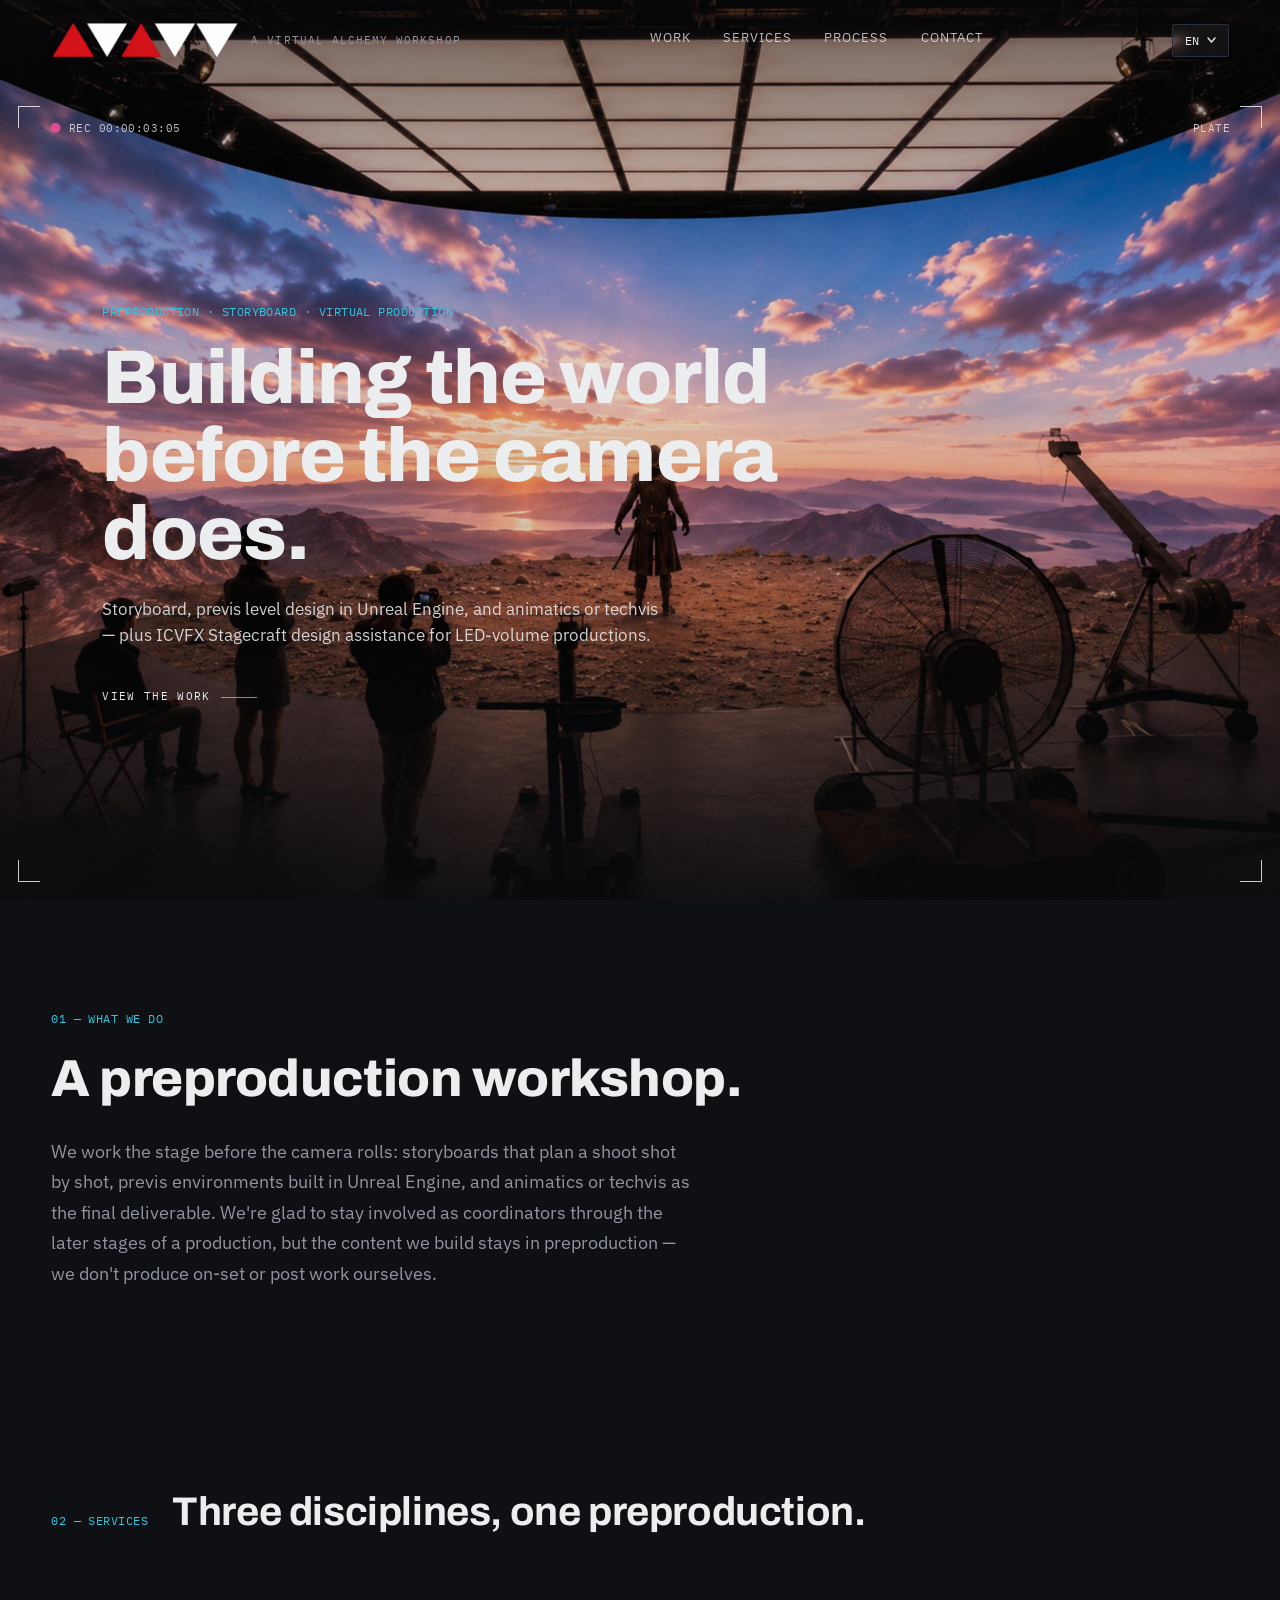
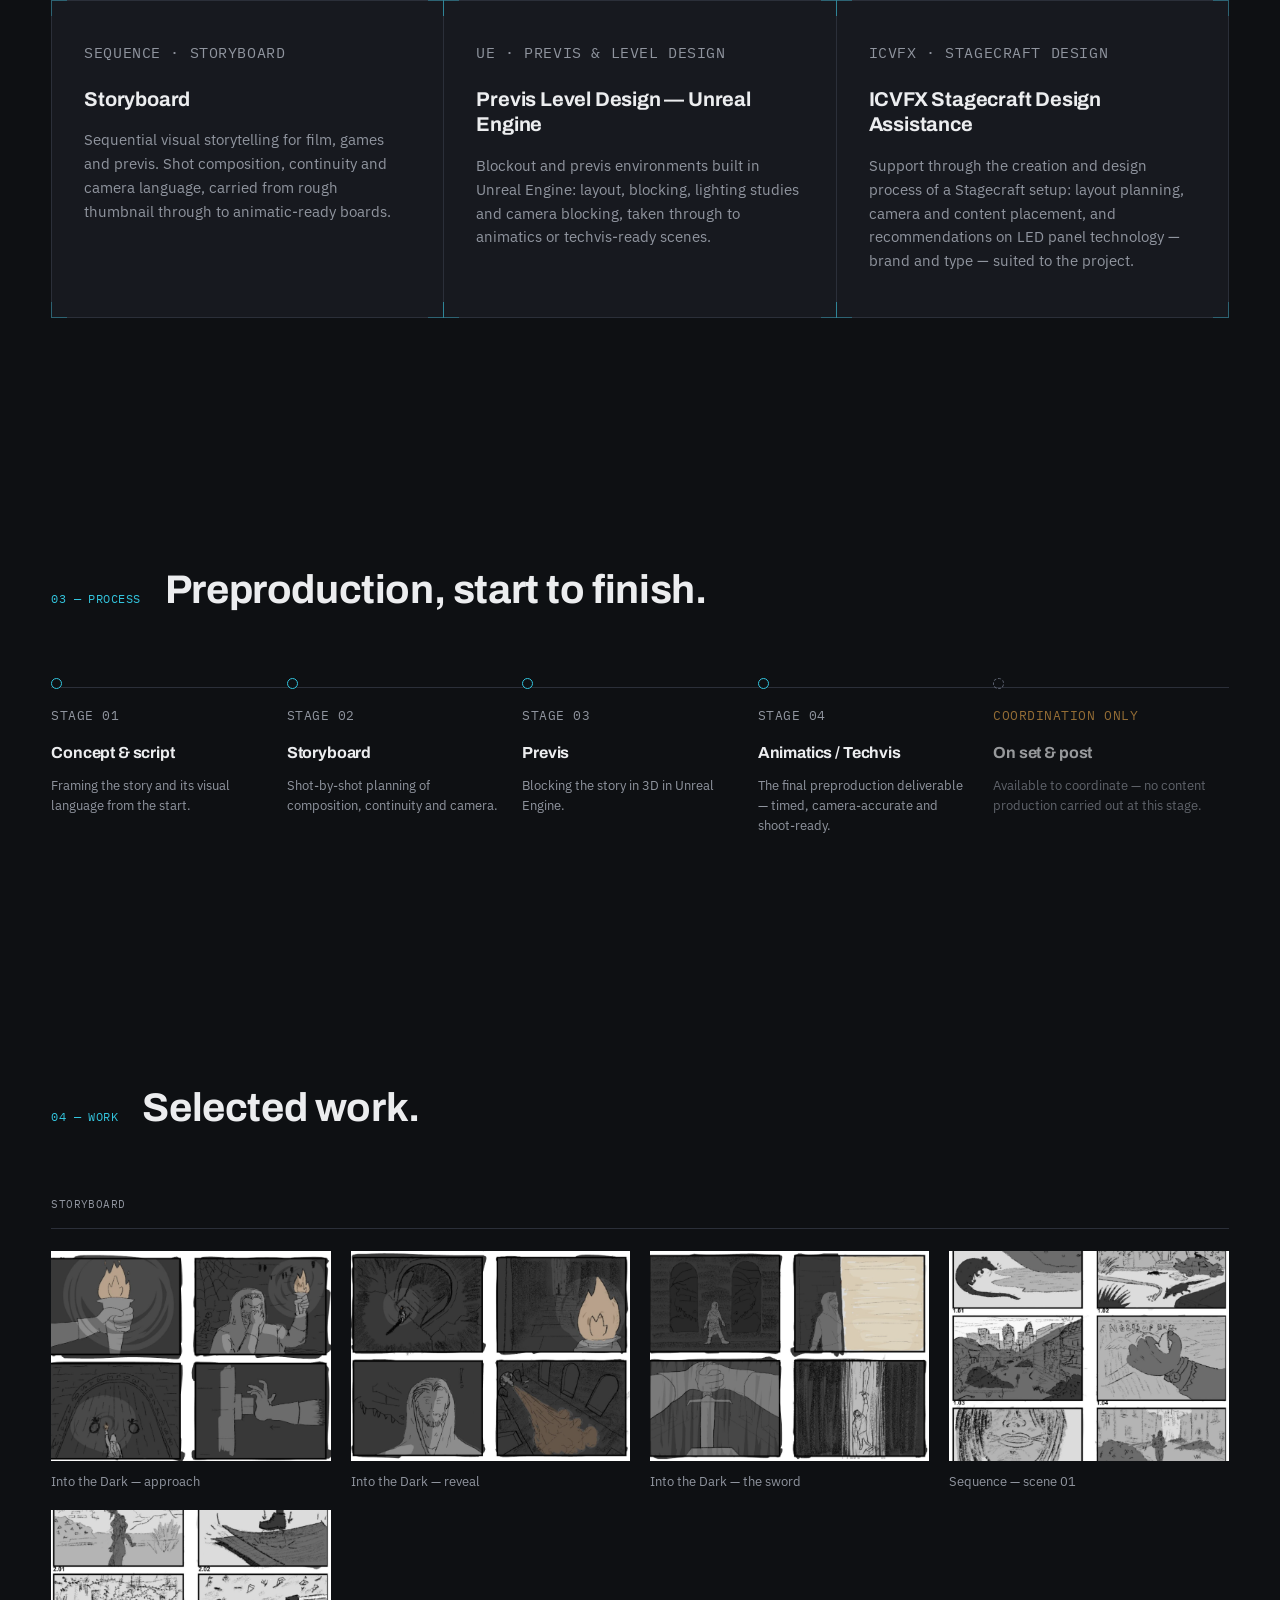
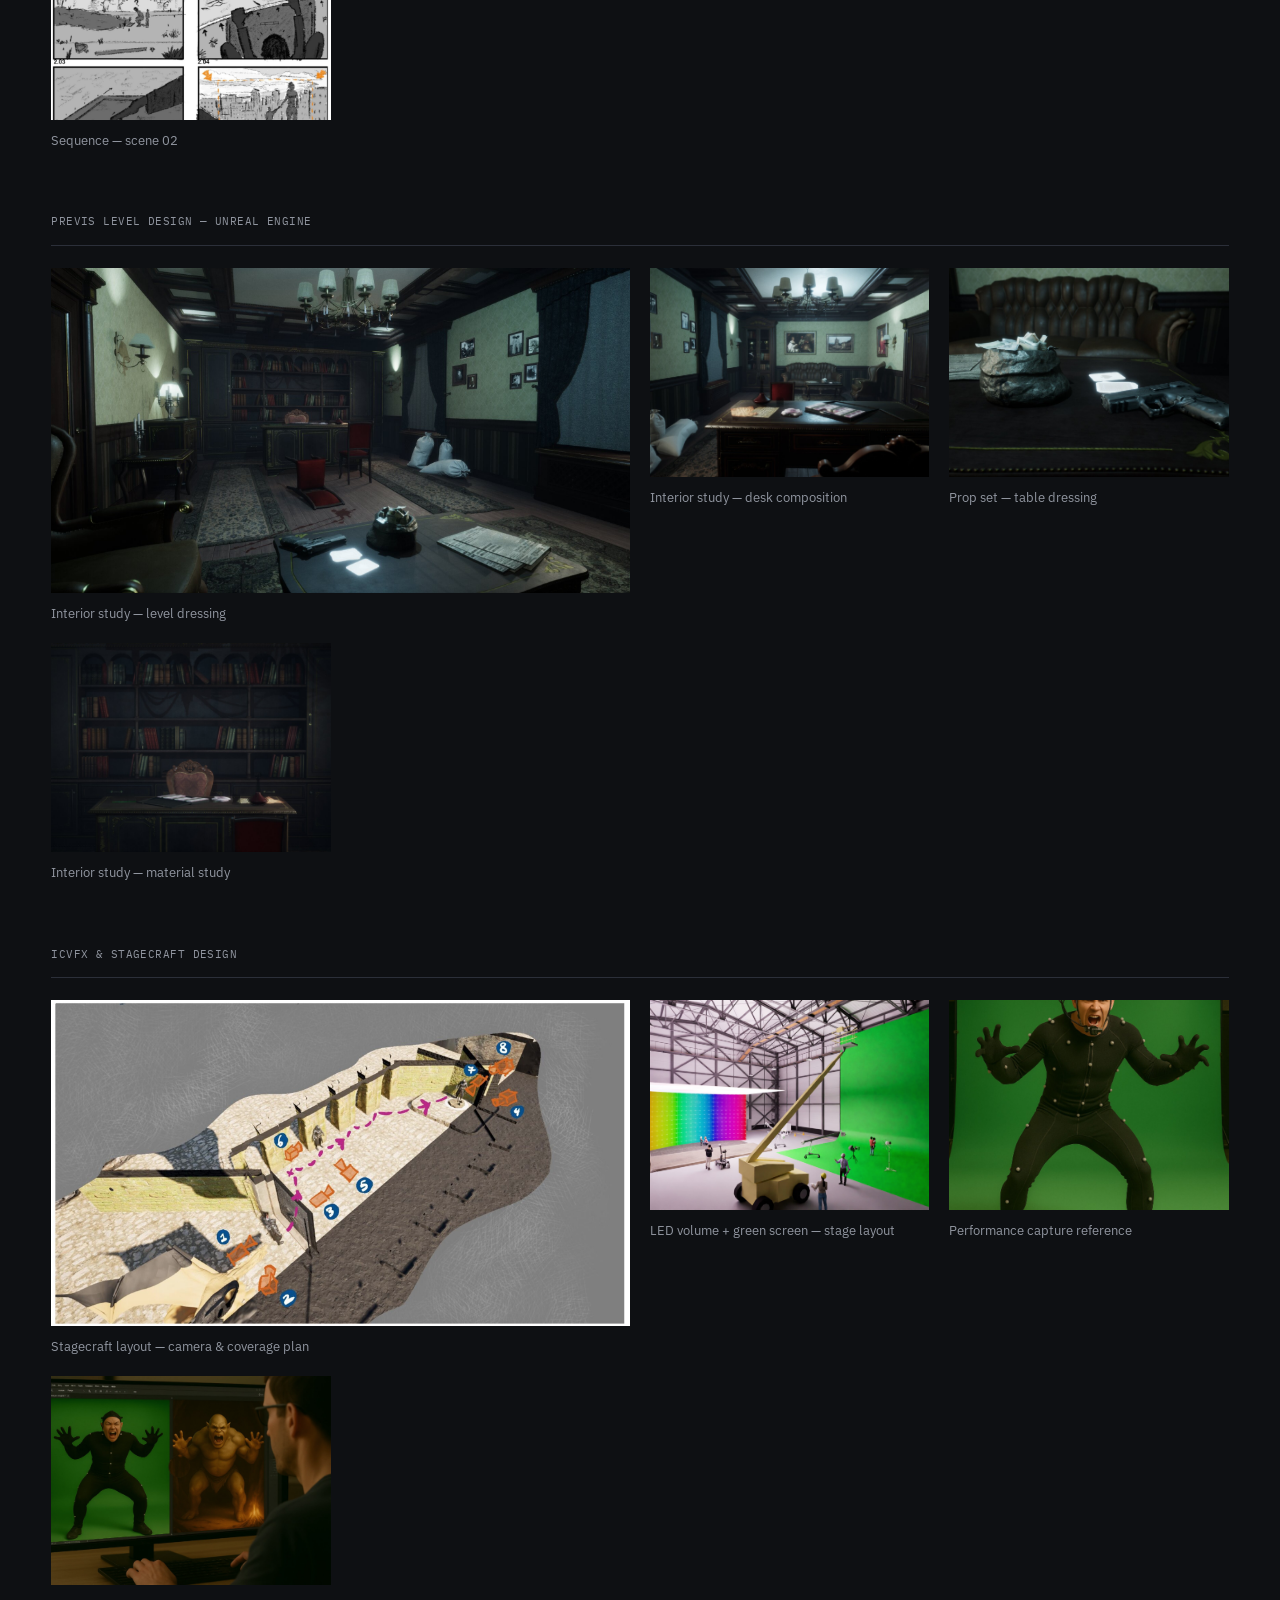
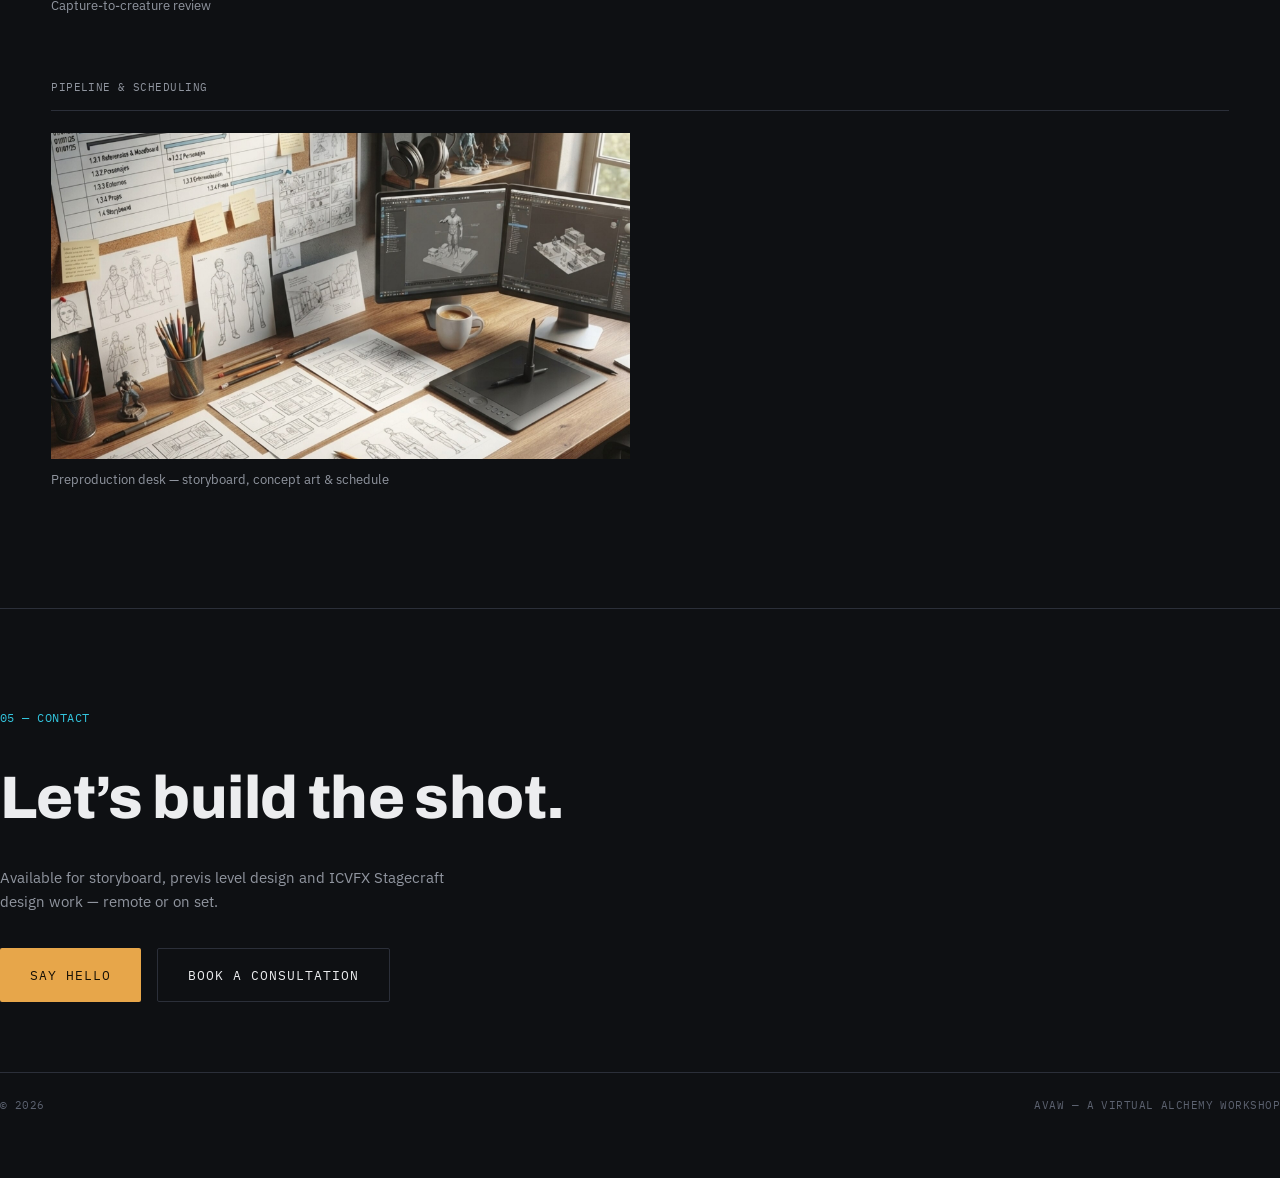
<file: index.html>
<!DOCTYPE html>
<html lang="en">
<head>
<meta charset="UTF-8">
<meta name="viewport" content="width=device-width, initial-scale=1.0">
<title>A Virtual Alchemy Workshop</title>
<meta name="description" content="Preproduction services for film, games and virtual production: storyboard, previs level design in Unreal Engine, animatics/techvis, and ICVFX Stagecraft design assistance.">
<link rel="icon" type="image/png" href="images/favicon.png">

<link rel="preconnect" href="https://fonts.googleapis.com">
<link rel="preconnect" href="https://fonts.gstatic.com" crossorigin>
<link href="https://fonts.googleapis.com/css2?family=Archivo:wght@600;700;800;900&family=IBM+Plex+Sans:wght@400;500;600&family=IBM+Plex+Mono:wght@400;500&family=Noto+Sans+KR:wght@400;500;700&family=Noto+Sans+JP:wght@400;500;700&family=Noto+Sans+SC:wght@400;500;700&display=swap" rel="stylesheet">

<link rel="stylesheet" href="styles.css">
</head>
<body>

<!-- ============ HEADER ============ -->
<header class="site-header">
  <a class="wordmark" href="#top">
    <img class="wordmark-logo" src="images/avaw-icon.png" alt="AVAW">
    <span class="wordmark-tag mono">A VIRTUAL ALCHEMY WORKSHOP</span>
  </a>

  <nav class="site-nav">
    <a href="#work" data-i18n="nav.work">Work</a>
    <a href="#services" data-i18n="nav.services">Services</a>
    <a href="#process" data-i18n="nav.process">Process</a>
    <a href="#contact" data-i18n="nav.contact">Contact</a>
  </nav>

  <div class="lang-switch">
    <button class="lang-current mono" id="langButton" aria-haspopup="listbox" aria-expanded="false">
      <span id="langButtonLabel">EN</span>
      <svg width="9" height="6" viewBox="0 0 9 6" fill="none"><path d="M1 1L4.5 5L8 1" stroke="currentColor" stroke-width="1.4" stroke-linecap="round" stroke-linejoin="round"/></svg>
    </button>
    <ul class="lang-menu mono" id="langMenu" role="listbox">
      <li role="option" data-lang="en">English <span class="lang-native">EN</span></li>
      <li role="option" data-lang="es">Español <span class="lang-native">ES</span></li>
      <li role="option" data-lang="de">Deutsch <span class="lang-native">DE</span></li>
      <li role="option" data-lang="fr">Français <span class="lang-native">FR</span></li>
      <li role="option" data-lang="ko">한국어 <span class="lang-native">KO</span></li>
      <li role="option" data-lang="ja">日本語 <span class="lang-native">JA</span></li>
      <li role="option" data-lang="zh">中文 <span class="lang-native">ZH</span></li>
    </ul>
  </div>
</header>

<!-- ============ HERO ============ -->
<section class="hero" id="top">
  <div class="hero-frame">
    <div class="hero-img hero-img-a" style="background-image:url('images/hero-01.jpg')"></div>
    <div class="hero-img hero-img-b" style="background-image:url('images/hero-02.jpg')"></div>
    <div class="hero-scrim"></div>
  </div>

  <div class="viewfinder" aria-hidden="true">
    <span class="vf-corner vf-tl"></span>
    <span class="vf-corner vf-tr"></span>
    <span class="vf-corner vf-bl"></span>
    <span class="vf-corner vf-br"></span>
    <span class="vf-readout mono vf-readout-tl">REC <span id="recClock">00:00:00:00</span></span>
    <span class="vf-readout mono vf-readout-tr" id="stageLabel">CALIBRATION</span>
  </div>

  <div class="hero-content">
    <p class="eyebrow mono" data-i18n="hero.eyebrow">PREPRODUCTION · STORYBOARD · VIRTUAL PRODUCTION</p>
    <h1 class="hero-title" data-i18n="hero.title">Building the world<br>before the camera does.</h1>
    <p class="hero-sub" data-i18n="hero.sub">Storyboard, previs level design in Unreal Engine, and animatics or techvis — plus ICVFX Stagecraft design assistance for LED-volume productions.</p>
    <a href="#work" class="scroll-cue">
      <span class="mono" data-i18n="hero.cta">VIEW THE WORK</span>
      <span class="scroll-line"></span>
    </a>
  </div>
</section>

<!-- ============ STATEMENT ============ -->
<section class="statement">
  <p class="statement-eyebrow mono" data-i18n="statement.eyebrow">01 — WHAT WE DO</p>
  <h2 data-i18n="statement.title">A preproduction workshop.</h2>
  <p class="statement-body" data-i18n="statement.body">We work the stage before the camera rolls: storyboards that plan a shoot shot by shot, previs environments built in Unreal Engine, and animatics or techvis as the final deliverable. We're glad to stay involved as coordinators through the later stages of a production, but the content we build stays in preproduction — we don't produce on-set or post work ourselves.</p>
</section>

<!-- ============ SERVICES ============ -->
<section class="services" id="services">
  <div class="section-head">
    <p class="section-eyebrow mono" data-i18n="services.eyebrow">02 — SERVICES</p>
    <h2 data-i18n="services.title">Three disciplines, one preproduction.</h2>
  </div>

  <div class="service-grid">

    <article class="service-card frame">
      <p class="service-tag mono">SEQUENCE · STORYBOARD</p>
      <h3 data-i18n="services.card1.title">Storyboard</h3>
      <p data-i18n="services.card1.body">Sequential visual storytelling for film, games and previs. Shot composition, continuity and camera language, carried from rough thumbnail through to animatic-ready boards.</p>
    </article>

    <article class="service-card frame">
      <p class="service-tag mono">UE · PREVIS &amp; LEVEL DESIGN</p>
      <h3 data-i18n="services.card2.title">Previs Level Design — Unreal Engine</h3>
      <p data-i18n="services.card2.body">Blockout and previs environments built in Unreal Engine: layout, blocking, lighting studies and camera blocking, taken through to animatics or techvis-ready scenes.</p>
    </article>

    <article class="service-card frame">
      <p class="service-tag mono">ICVFX · STAGECRAFT DESIGN</p>
      <h3 data-i18n="services.card3.title">ICVFX Stagecraft Design Assistance</h3>
      <p data-i18n="services.card3.body">Support through the creation and design process of a Stagecraft setup: layout planning, camera and content placement, and recommendations on LED panel technology — brand and type — suited to the project.</p>
    </article>

  </div>
</section>

<!-- ============ PROCESS ============ -->
<section class="process" id="process">
  <div class="section-head">
    <p class="section-eyebrow mono" data-i18n="process.eyebrow">03 — PROCESS</p>
    <h2 data-i18n="process.title">Preproduction, start to finish.</h2>
  </div>

  <div class="pipeline">
    <div class="pipeline-step">
      <p class="pipeline-mark mono">STAGE 01</p>
      <h4 data-i18n="process.step1.title">Concept &amp; script</h4>
      <p data-i18n="process.step1.body">Framing the story and its visual language from the start.</p>
    </div>
    <div class="pipeline-step">
      <p class="pipeline-mark mono">STAGE 02</p>
      <h4 data-i18n="process.step2.title">Storyboard</h4>
      <p data-i18n="process.step2.body">Shot-by-shot planning of composition, continuity and camera.</p>
    </div>
    <div class="pipeline-step">
      <p class="pipeline-mark mono">STAGE 03</p>
      <h4 data-i18n="process.step3.title">Previs</h4>
      <p data-i18n="process.step3.body">Blocking the story in 3D in Unreal Engine.</p>
    </div>
    <div class="pipeline-step">
      <p class="pipeline-mark mono">STAGE 04</p>
      <h4 data-i18n="process.step4.title">Animatics / Techvis</h4>
      <p data-i18n="process.step4.body">The final preproduction deliverable — timed, camera-accurate and shoot-ready.</p>
    </div>
    <div class="pipeline-step pipeline-step-coord">
      <p class="pipeline-mark mono" data-i18n="process.step5.mark">COORDINATION ONLY</p>
      <h4 data-i18n="process.step5.title">On set &amp; post</h4>
      <p data-i18n="process.step5.body">Available to coordinate — no content production carried out at this stage.</p>
    </div>
  </div>
</section>

<!-- ============ WORK ============ -->
<section class="work" id="work">
  <div class="section-head">
    <p class="section-eyebrow mono" data-i18n="work.eyebrow">04 — WORK</p>
    <h2 data-i18n="work.title">Selected work.</h2>
  </div>

  <!-- Storyboard -->
  <div class="work-group">
    <p class="work-group-label mono" data-i18n="work.group.storyboard">STORYBOARD</p>
    <div class="work-grid">
      <figure class="work-item frame">
        <img src="images/storyboard-01.jpg" alt="Storyboard panels — cave approach with torchlight" loading="lazy">
        <figcaption><span data-i18n="work.sb1.title">Into the Dark — approach</span></figcaption>
      </figure>
      <figure class="work-item frame">
        <img src="images/storyboard-02.jpg" alt="Storyboard panels — reveal and pursuit" loading="lazy">
        <figcaption><span data-i18n="work.sb2.title">Into the Dark — reveal</span></figcaption>
      </figure>
      <figure class="work-item frame">
        <img src="images/storyboard-03.jpg" alt="Storyboard panels — the sword" loading="lazy">
        <figcaption><span data-i18n="work.sb3.title">Into the Dark — the sword</span></figcaption>
      </figure>
      <figure class="work-item frame">
        <img src="images/storyboard-04.jpg" alt="Storyboard panel grid — scene one, chase through the city" loading="lazy">
        <figcaption><span data-i18n="work.sb4.title">Sequence — scene 01</span></figcaption>
      </figure>
      <figure class="work-item frame">
        <img src="images/storyboard-05.jpg" alt="Storyboard panel grid — scene two, rooftop pursuit" loading="lazy">
        <figcaption><span data-i18n="work.sb5.title">Sequence — scene 02</span></figcaption>
      </figure>
    </div>
  </div>

  <!-- Level Design / Environments -->
  <div class="work-group">
    <p class="work-group-label mono" data-i18n="work.group.leveldesign">PREVIS LEVEL DESIGN — UNREAL ENGINE</p>
    <div class="work-grid">
      <figure class="work-item frame wide">
        <img src="images/env-office-full.jpg" alt="Unreal Engine interior environment, study with desk" loading="lazy">
        <figcaption><span data-i18n="work.env1.title">Interior study — level dressing</span></figcaption>
      </figure>
      <figure class="work-item frame">
        <img src="images/env-office-wide.jpg" alt="Unreal Engine interior environment, desk view" loading="lazy">
        <figcaption><span data-i18n="work.env2.title">Interior study — desk composition</span></figcaption>
      </figure>
      <figure class="work-item frame">
        <img src="images/env-props-table.jpg" alt="Unreal Engine prop set — table props" loading="lazy">
        <figcaption><span data-i18n="work.env3.title">Prop set — table dressing</span></figcaption>
      </figure>
      <figure class="work-item frame">
        <img src="images/env-bookshelf.jpg" alt="Unreal Engine interior environment, bookshelf and desk" loading="lazy">
        <figcaption><span data-i18n="work.env4.title">Interior study — material study</span></figcaption>
      </figure>
    </div>
  </div>

  <!-- Virtual Production / ICVFX -->
  <div class="work-group">
    <p class="work-group-label mono" data-i18n="work.group.vp">ICVFX &amp; STAGECRAFT DESIGN</p>
    <div class="work-grid">
      <figure class="work-item frame wide">
        <img src="images/icvfx-layout-plan.jpg" alt="Axonometric ICVFX stagecraft layout plan with camera positions" loading="lazy">
        <figcaption><span data-i18n="work.vp1.title">Stagecraft layout — camera &amp; coverage plan</span></figcaption>
      </figure>
      <figure class="work-item frame">
        <img src="images/vp-stage-wide.jpg" alt="LED volume and green screen stage layout" loading="lazy">
        <figcaption><span data-i18n="work.vp2.title">LED volume + green screen — stage layout</span></figcaption>
      </figure>
      <figure class="work-item frame">
        <img src="images/mocap-performer.jpg" alt="Performer in motion capture suit on set" loading="lazy">
        <figcaption><span data-i18n="work.vp3.title">Performance capture reference</span></figcaption>
      </figure>
      <figure class="work-item frame">
        <img src="images/vfx-review.jpg" alt="Performance capture reviewed against creature VFX" loading="lazy">
        <figcaption><span data-i18n="work.vp4.title">Capture-to-creature review</span></figcaption>
      </figure>
    </div>
  </div>

  <!-- Pipeline & Production Management -->
  <div class="work-group">
    <p class="work-group-label mono" data-i18n="work.group.pipeline">PIPELINE &amp; SCHEDULING</p>
    <div class="work-grid">
      <figure class="work-item frame wide">
        <img src="images/pipeline-desk.jpg" alt="Preproduction desk with storyboard sheets, character sheets, a production schedule and 3D software open on two monitors" loading="lazy">
        <figcaption><span data-i18n="work.pipe1.title">Preproduction desk — storyboard, concept art &amp; schedule</span></figcaption>
      </figure>
    </div>
  </div>

</section>

<!-- ============ CONTACT ============ -->
<footer class="contact" id="contact">
  <p class="section-eyebrow mono" data-i18n="contact.eyebrow">05 — CONTACT</p>
  <h2 data-i18n="contact.title">Let's build the shot.</h2>
  <p class="contact-body" data-i18n="contact.body">Available for storyboard, previs level design and ICVFX Stagecraft design work — remote or on set.</p>

  <div class="contact-actions">
    <a class="btn btn-primary mono" href="mailto:virtualchemyworkshop@gmail.com">
      <span data-i18n="contact.btn.hello">Say Hello</span>
    </a>
    <a class="btn btn-secondary mono" href="https://calendly.com/avirtualchemyworkshop" target="_blank" rel="noopener">
      <span data-i18n="contact.btn.book">Book a Consultation</span>
    </a>
  </div>

  <div class="footer-bottom">
    <span class="mono" id="footerYear"></span>
    <span class="mono" data-i18n="contact.footer">AVAW — A Virtual Alchemy Workshop</span>
  </div>
</footer>

<script src="translations.js"></script>
<script src="script.js"></script>
</body>
</html>
</file>
<file: styles.css>
/* ==========================================================================
   TOKENS
   ========================================================================== */
:root{
  --stage:   #0E1013;
  --panel:   #17191F;
  --panel-2: #1D2027;
  --line:    #2B2F39;
  --ink:     #ECEDEF;
  --mute:    #90959F;
  --mute-2:  #5C6270;

  --spec-1:  #33C5DE; /* cyan */
  --spec-2:  #8C6BFF; /* violet */
  --spec-3:  #FF4FA0; /* magenta */
  --amber:   #E7A64A;

  --spectrum: linear-gradient(90deg, var(--spec-1), var(--spec-2) 55%, var(--spec-3));

  --display: "Archivo", "Arial Narrow", sans-serif;
  --body:    "IBM Plex Sans", "Noto Sans KR", "Noto Sans JP", "Noto Sans SC", sans-serif;
  --mono:    "IBM Plex Mono", "Noto Sans KR", "Noto Sans JP", "Noto Sans SC", monospace;

  --max: 1280px;
  --edge: clamp(20px, 4vw, 64px);
}

*{ box-sizing:border-box; }
html{ scroll-behavior:smooth; }
body{
  margin:0;
  background:var(--stage);
  color:var(--ink);
  font-family:var(--body);
  font-size:16px;
  line-height:1.6;
  -webkit-font-smoothing:antialiased;
}
img{ max-width:100%; display:block; }
a{ color:inherit; text-decoration:none; }
h1,h2,h3,h4{ font-family:var(--display); margin:0; letter-spacing:-0.01em; }
p{ margin:0; }
.mono{ font-family:var(--mono); letter-spacing:0.04em; }

@media (prefers-reduced-motion: reduce){
  *{ animation-duration:0.01ms !important; transition-duration:0.01ms !important; }
}

/* ==========================================================================
   HEADER
   ========================================================================== */
.site-header{
  position:fixed; top:0; left:0; right:0; z-index:100;
  display:flex; align-items:center; justify-content:space-between;
  padding:22px var(--edge);
  mix-blend-mode:normal;
  background:transparent; backdrop-filter:none;
  transition:background .3s ease, backdrop-filter .3s ease, border-color .3s ease;
  border-bottom:1px solid transparent;
}
.site-header.scrolled{
  background:rgba(14,16,19,0.82); backdrop-filter:blur(10px);
  border-bottom:1px solid var(--line);
}
.wordmark{ display:flex; align-items:center; gap:12px; }
.wordmark-logo{ height:36px; width:auto; display:block; }
.wordmark-tag{ font-size:10.5px; color:var(--mute); letter-spacing:0.1em; white-space:nowrap; }

.site-nav{ display:flex; gap:32px; }
.site-nav a{
  font-size:13px; text-transform:uppercase; letter-spacing:0.08em;
  color:var(--ink); opacity:0.78; position:relative; padding-bottom:4px;
}
.site-nav a::after{
  content:""; position:absolute; left:0; right:0; bottom:0; height:1px;
  background:var(--spectrum); transform:scaleX(0); transform-origin:left;
  transition:transform .35s ease;
}
.site-nav a:hover{ opacity:1; }
.site-nav a:hover::after{ transform:scaleX(1); }

.lang-switch{ position:relative; }
.lang-current{
  display:flex; align-items:center; gap:7px;
  background:rgba(255,255,255,0.05); border:1px solid var(--line);
  color:var(--ink); padding:8px 12px; border-radius:2px;
  font-size:12px; cursor:pointer; backdrop-filter:blur(6px);
}
.lang-current svg{ transition:transform .2s ease; }
.lang-current[aria-expanded="true"] svg{ transform:rotate(180deg); }
.lang-menu{
  position:absolute; top:calc(100% + 8px); right:0;
  list-style:none; margin:0; padding:6px;
  background:var(--panel-2); border:1px solid var(--line); border-radius:2px;
  min-width:150px;
  opacity:0; visibility:hidden; transform:translateY(-6px);
  transition:opacity .2s ease, transform .2s ease, visibility .2s;
}
.lang-menu.open{ opacity:1; visibility:visible; transform:translateY(0); }
.lang-menu li{
  display:flex; justify-content:space-between; gap:16px;
  padding:9px 10px; font-size:13px; cursor:pointer; border-radius:2px;
  color:var(--ink);
}
.lang-menu li:hover{ background:rgba(255,255,255,0.06); }
.lang-menu li.active{ color:var(--spec-1); }
.lang-native{ color:var(--mute); font-size:11px; }

/* ==========================================================================
   HERO
   ========================================================================== */
.hero{
  position:relative; height:100svh; min-height:560px; overflow:hidden;
  display:flex; align-items:flex-end;
}
.hero-frame{ position:absolute; inset:0; }
.hero-img{
  position:absolute; inset:0; background-size:cover; background-position:center;
}
.hero-img-a{ opacity:1; }
.hero-img-b{ opacity:0; transition:opacity 4.5s ease-in-out; }
.hero-img-b.show{ opacity:1; }
.hero-scrim{
  position:absolute; inset:0;
  background:
    linear-gradient(180deg, rgba(10,11,13,0.55) 0%, rgba(10,11,13,0.08) 30%, rgba(10,11,13,0.15) 60%, rgba(10,11,13,0.88) 100%);
}

.viewfinder{ position:absolute; top:106px; left:18px; right:18px; bottom:18px; pointer-events:none; }
.vf-corner{ position:absolute; width:22px; height:22px; opacity:0.85; }
.vf-tl{ top:0; left:0; border-top:1.5px solid var(--ink); border-left:1.5px solid var(--ink); }
.vf-tr{ top:0; right:0; border-top:1.5px solid var(--ink); border-right:1.5px solid var(--ink); }
.vf-bl{ bottom:0; left:0; border-bottom:1.5px solid var(--ink); border-left:1.5px solid var(--ink); }
.vf-br{ bottom:0; right:0; border-bottom:1.5px solid var(--ink); border-right:1.5px solid var(--ink); }
.vf-readout{
  position:absolute; font-size:11px; color:var(--ink); opacity:0.8;
  text-transform:uppercase;
}
.vf-readout-tl{ top:14px; left:32px; }
.vf-readout-tl::before{ content:"● "; color:var(--spec-3); }
.vf-readout-tr{ top:14px; right:32px; transition:opacity .8s ease; }

.hero-content{
  position:relative; z-index:2; padding:0 var(--edge) 72px;
  max-width:900px;
}
.eyebrow{ font-size:11.5px; color:var(--spec-1); margin-bottom:18px; text-transform:uppercase; }
.hero-title{
  font-weight:800; font-size:clamp(34px, 6.4vw, 76px); line-height:1.03;
  margin-bottom:22px; text-wrap:balance;
}
.hero-sub{
  font-size:clamp(14px, 1.6vw, 17px); color:var(--ink); opacity:0.86;
  max-width:560px; margin-bottom:34px; line-height:1.55;
}
.scroll-cue{ display:inline-flex; align-items:center; gap:10px; }
.scroll-cue .mono{ font-size:11px; letter-spacing:0.12em; color:var(--ink); }
.scroll-line{ width:36px; height:1px; background:var(--spectrum); position:relative; overflow:hidden; }

/* ==========================================================================
   SHARED SECTION LAYOUT
   ========================================================================== */
section{ padding:120px var(--edge); max-width:var(--max); margin:0 auto; }
.section-head{ margin-bottom:56px; display:flex; align-items:baseline; gap:24px; flex-wrap:wrap; }
.section-eyebrow{ font-size:11.5px; color:var(--spec-1); text-transform:uppercase; }
.section-head h2{ font-size:clamp(26px, 3.4vw, 40px); font-weight:700; }

/* ==========================================================================
   STATEMENT
   ========================================================================== */
.statement{ padding-top:110px; padding-bottom:70px; }
.statement-eyebrow{ font-size:11.5px; color:var(--spec-1); text-transform:uppercase; margin-bottom:22px; display:block; }
.statement h2{
  font-size:clamp(28px, 4.6vw, 52px); font-weight:800; line-height:1.12;
  max-width:820px; margin-bottom:28px;
}
.statement-body{ font-size:clamp(15px, 1.6vw, 18px); color:var(--mute); max-width:640px; line-height:1.7; }

/* ==========================================================================
   SERVICES
   ========================================================================== */
.service-grid{
  display:grid; grid-template-columns:repeat(3, 1fr); gap:1px;
  background:var(--line); border:1px solid var(--line);
}
.service-card{
  background:var(--panel); padding:40px 32px 44px; position:relative;
}
.service-tag{
  font-size:10.5px; color:var(--spec-2); margin-bottom:22px; display:block;
}
.service-card h3{
  font-size:20px; font-weight:700; margin-bottom:16px; line-height:1.28;
}
.service-card p{ font-size:14.5px; color:var(--mute); line-height:1.65; }

/* ==========================================================================
   PROCESS
   ========================================================================== */
.pipeline{
  display:grid; grid-template-columns:repeat(5, 1fr); position:relative;
}
.pipeline::before{
  content:""; position:absolute; top:9px; left:0; right:0; height:1px;
  background:var(--line);
}
.pipeline-step{ position:relative; padding:28px 20px 0 0; }
.pipeline-step::before{
  content:""; position:absolute; top:0; left:0; width:9px; height:9px;
  border-radius:50%; background:var(--stage); border:1.5px solid var(--spec-1);
}
.pipeline-mark{ font-size:10px; color:var(--mute-2); margin-bottom:14px; display:block; }
.pipeline-step h4{ font-size:16px; font-weight:700; margin-bottom:10px; }
.pipeline-step p{ font-size:13px; color:var(--mute); line-height:1.55; }

/* stage 5 — coordination only, visually distinct from active content-production stages */
.pipeline-step-coord::before{
  border-style:dashed; background:transparent; border-color:var(--mute-2);
}
.pipeline-step-coord .pipeline-mark{ color:var(--amber); }
.pipeline-step-coord h4,
.pipeline-step-coord p{ opacity:0.62; }

/* ==========================================================================
   WORK
   ========================================================================== */
.work-group{ margin-bottom:64px; }
.work-group:last-child{ margin-bottom:0; }
.work-group-label{
  font-size:11px; color:var(--mute); text-transform:uppercase; margin-bottom:22px; display:block;
  padding-bottom:14px; border-bottom:1px solid var(--line);
}
.work-grid{
  display:grid; grid-template-columns:repeat(4, 1fr); gap:20px;
}
.work-item{ margin:0; position:relative; }
.work-item.wide{ grid-column:span 2; }
.work-item img{
  width:100%; aspect-ratio:4/3; object-fit:cover; background:var(--panel);
  filter:grayscale(0.06);
  transition:transform .6s cubic-bezier(.2,.7,.2,1), filter .5s ease;
}
.work-item.wide img{ aspect-ratio:16/9; }
.work-item:hover img{ transform:scale(1.035); filter:grayscale(0); }
.work-item figcaption{
  margin-top:12px; font-size:12.5px; color:var(--mute); line-height:1.4;
}

/* frame corner brackets, injected via JS into elements with .frame */
.frame{ position:relative; }
.frame .corner{ position:absolute; width:16px; height:16px; opacity:0; transition:opacity .3s ease; z-index:3; }
.frame:hover .corner{ opacity:1; }
.frame .corner.tl{ top:-1px; left:-1px; border-top:1.5px solid var(--spec-1); border-left:1.5px solid var(--spec-1); }
.frame .corner.tr{ top:-1px; right:-1px; border-top:1.5px solid var(--spec-1); border-right:1.5px solid var(--spec-1); }
.frame .corner.bl{ bottom:-1px; left:-1px; border-bottom:1.5px solid var(--spec-1); border-left:1.5px solid var(--spec-1); }
.frame .corner.br{ bottom:-1px; right:-1px; border-bottom:1.5px solid var(--spec-1); border-right:1.5px solid var(--spec-1); }
.service-card.frame .corner{ opacity:0.35; }
.service-card.frame:hover .corner{ opacity:1; }

/* ==========================================================================
   CONTACT / FOOTER
   ========================================================================== */
.contact{
  text-align:left; padding-top:100px; padding-bottom:64px;
  border-top:1px solid var(--line);
}
.contact h2{
  font-size:clamp(30px, 5.4vw, 60px); font-weight:800; margin:22px 0 20px;
}
.contact-body{ font-size:15px; color:var(--mute); max-width:480px; margin-bottom:34px; }

.contact-actions{ display:flex; gap:16px; flex-wrap:wrap; margin-bottom:70px; }
.btn{
  display:inline-flex; align-items:center; justify-content:center;
  padding:16px 30px; font-size:12.5px; letter-spacing:0.08em; text-transform:uppercase;
  border-radius:2px; transition:background .25s ease, color .25s ease, border-color .25s ease, transform .2s ease;
}
.btn-primary{ background:var(--amber); color:#161006; }
.btn-primary:hover{ background:#f0b662; transform:translateY(-1px); }
.btn-secondary{ background:transparent; color:var(--ink); border:1px solid var(--line); }
.btn-secondary:hover{ border-color:var(--spec-1); color:var(--spec-1); transform:translateY(-1px); }
.footer-bottom{
  display:flex; justify-content:space-between; flex-wrap:wrap; gap:12px;
  font-size:11px; color:var(--mute-2); padding-top:24px; border-top:1px solid var(--line);
  text-transform:uppercase;
}

/* ==========================================================================
   RESPONSIVE
   ========================================================================== */
@media (max-width: 900px){
  .site-nav{ display:none; }
  .wordmark-tag{ display:none; }
  .service-grid{ grid-template-columns:1fr; }
  .pipeline{ grid-template-columns:1fr; row-gap:28px; }
  .pipeline::before{ display:none; }
  .work-grid{ grid-template-columns:repeat(2, 1fr); }
  .work-item.wide{ grid-column:span 2; }
}
@media (max-width: 560px){
  section{ padding:80px var(--edge); }
  .work-grid{ grid-template-columns:1fr; }
  .work-item.wide{ grid-column:span 1; }
  .lang-menu{ right:auto; left:0; }
  .contact-actions{ flex-direction:column; }
  .btn{ width:100%; }
}

/* focus visibility */
a:focus-visible, button:focus-visible, li:focus-visible{
  outline:2px solid var(--spec-1); outline-offset:2px;
}
</file>
